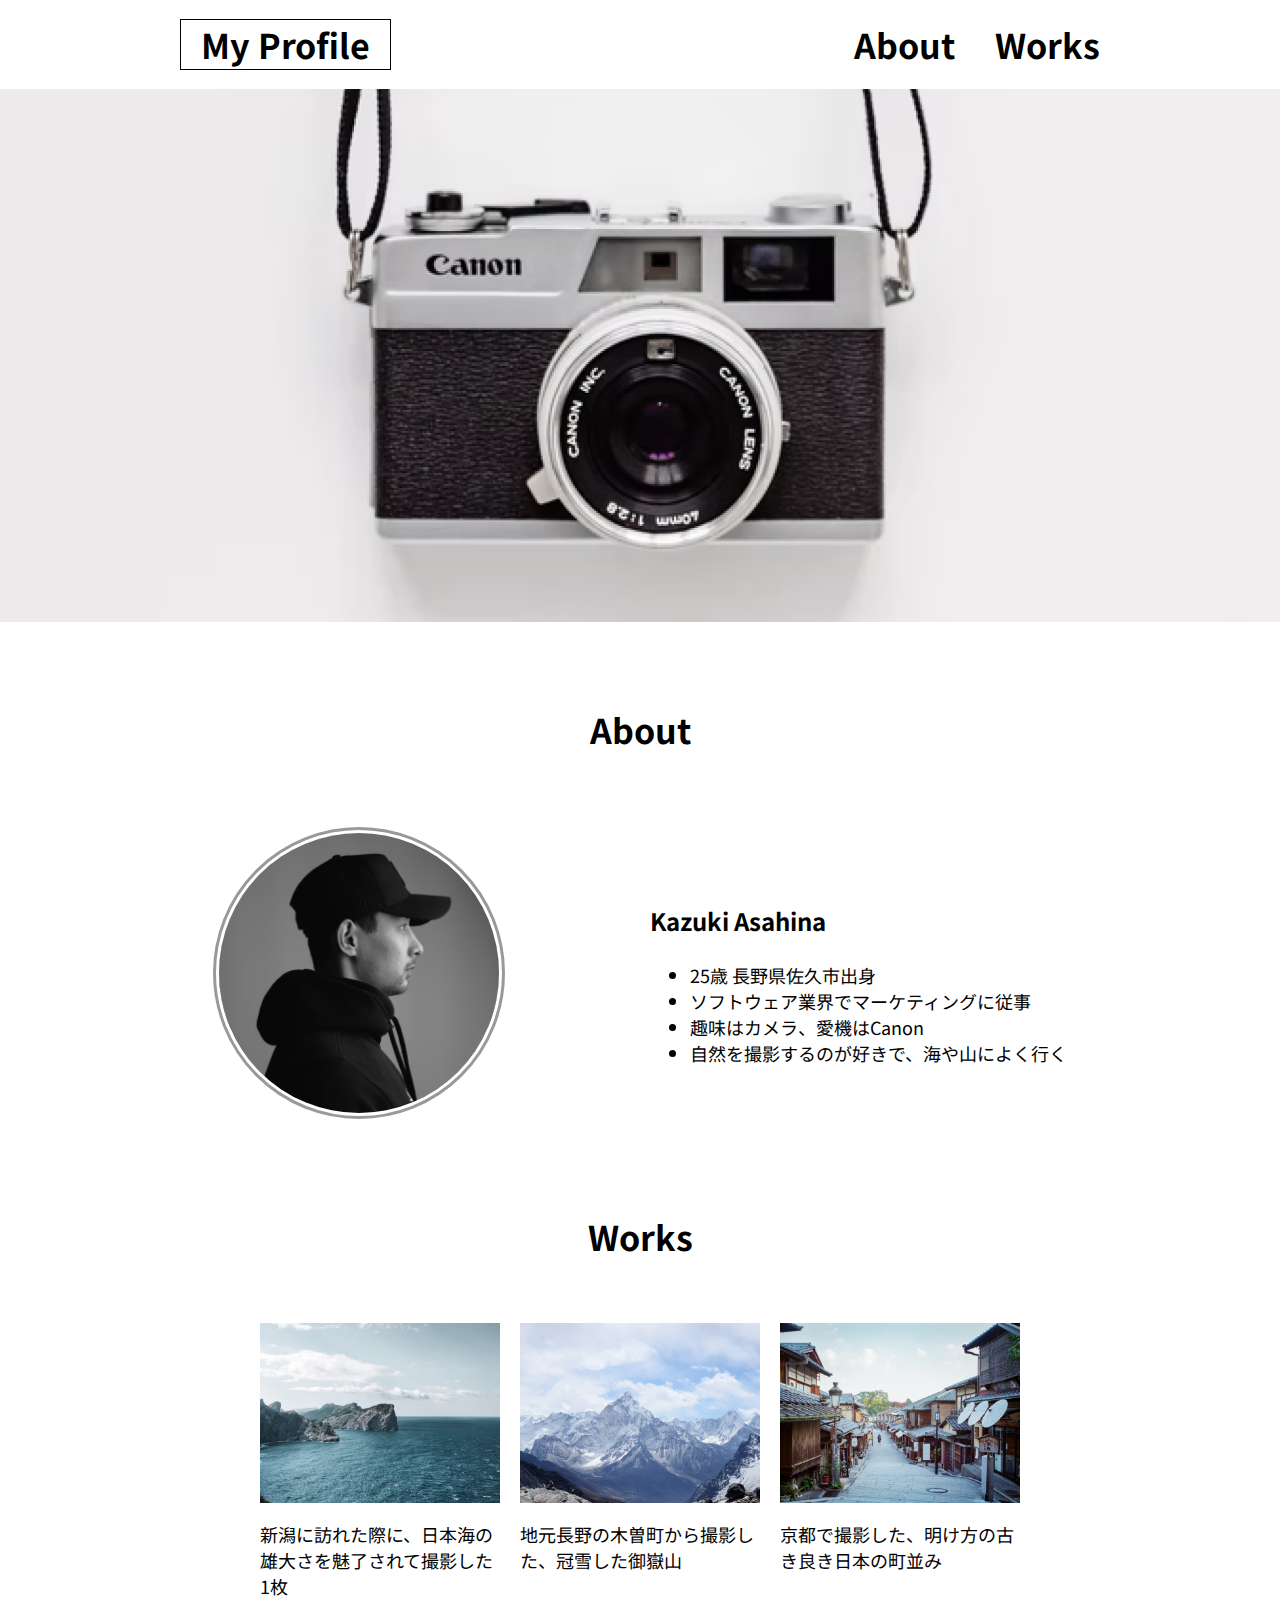
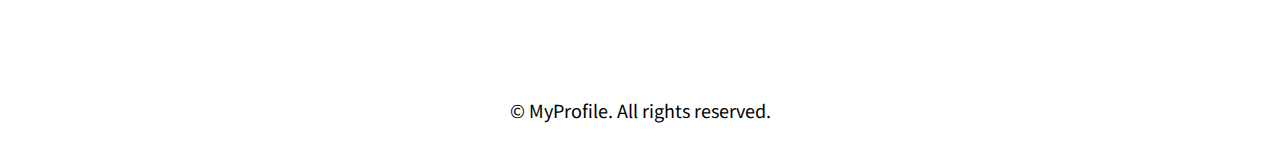
<file: index.html>
<!DOCTYPE html>
<html>

<head>
  <meta charset="UTF-8">
  <meta http-equiv="X-UA-Compatible">
  <meta name="viewport" content="width=device-width, initial-scale=1.0">
  <meta name="description" content="Kazuki Asahinaの自己紹介と趣味のカメラで撮影した写真を掲載しているサイトです。" />
  <title>MyProfile</title>
  <link rel="stylesheet" href="style.css">
  <link rel="preconnect" href="https://fonts.googleapis.com">
  <link rel="preconnect" href="https://fonts.gstatic.com" crossorigin>
  <link href="https://fonts.googleapis.com/css2?family=Noto+Sans+JP&display=swap" rel="stylesheet">

</head>

<body>
  <!-- ナビゲーションメニュー -->
  <header>
    <nav>
      <div>
        <a href="index.html" class="home">My Profile</a>
      </div>
      <div class="menu">
        <a href="#about">About</a>
        <a href="#works">Works</a>
      </div>
    </nav>
  </header>
  <main>
    <article>
      <!-- メイン画像 -->
      <div>
        <img src="images/main.png" alt="CanonのCamera" class="mainpic">
      </div>

      <!-- About -->
      <h1 id="about">About</h1>
      <section class="about">
        <img src="images/about.png" alt="Kazuki Asahina" class="circle">
        <div class="content">
          <p class="name">Kazuki Asahina</p>
          <ul>
            <li>25歳 長野県佐久市出身</li>
            <li>ソフトウェア業界でマーケティングに従事</li>
            <li>趣味はカメラ、愛機はCanon</li>
            <li>自然を撮影するのが好きで、海や山によく行く</li>
          </ul>
        </div>
      </section>

      <!-- Works -->
      <h1 id="works">Works</h1>
      <section class="works">
        <div class="item">
          <img src="images/works1.png" alt="日本海">
          <p>新潟に訪れた際に、日本海の雄大さを魅了されて撮影した1枚</p>
        </div>

        <!-- 左右に隙間を開けるために、"item_center"クラスを付与 -->
        <div class="item item_center">
          <img src="images/works2.png" alt="冠雪した御嶽山">
          <p>地元長野の木曽町から撮影した、冠雪した御嶽山</p>
        </div>

        <div class="item">
          <img src="images/works3.png" alt="京都の街並み">
          <p>京都で撮影した、明け方の古き良き日本の町並み</p>
        </div>
      </section>
    </article>
  </main>
  <!-- フッター -->
  <footer>
    <p>&copy; MyProfile. All rights reserved.</p>
  </footer>
</body>

</html>
</file>
<file: style.css>
/* bodyの余白をなくす */
body {
  padding: 0px;
  margin: 0px;
}

/* ナビゲーションメニュー */
nav {
  display: flex;
  flex-wrap: wrap;
  justify-content: space-between;
  margin: 20px auto 20px auto;
  max-width: 960px;
}

nav a {
  font-weight: bold;
  text-decoration: none;
  font-size: 34px;
  color: black;
  font-family: "Noto Sans JP", sans-serif;
}

/* ナビゲーションメニューのMyProfileの部分 */
.home {
  border: 1px solid black;
  padding: 0px 20px;
  margin-left: 20px;
}

/* メニューの余白 */
.menu > a {
  margin-left: 20px;
  margin-right: 20px;
}

/* 名前 */
.name {
  font-size: 24px;
  font-weight: bold;
}

h1 {
  padding-top: 60px;
  padding-bottom: 40px;
  text-align: center;
  font-size: 34px;
  font-family: "Noto Sans JP", sans-serif;
}

p {
  font-size: 18px;
  font-family: "Noto Sans JP", sans-serif;
}

li {
  font-size: 18px;
  font-family: "Noto Sans JP", sans-serif;
}

/* divの 不要な空白を削除 */
div {
  font-size: 0;
}

/* メイン画像 */
.mainpic {
  width: 100%;
}

img {
  margin: 0 auto;
  max-width: 100%;
}

/* About */
.about {
  padding: 10px;
  display: flex;
  flex-wrap: wrap;
  align-items: center;
  margin: 20px auto 20px auto;
  max-width: 960px;
}

/* 丸く切り取る画像 */
.circle {
  border-radius: 50%;
  width: 280px;
  height: 280px;
  object-fit: cover;
  border: 3px solid #999;
  padding: 3px;
}

/* プロフィールの説明部分 */
.content {
  margin: 0 auto;
  padding-left: 40px;
}

/* Works */
.works {
  display: flex;
  flex-wrap: wrap;
  justify-content: center;
  margin: 20px auto 20px auto;
  max-width: 960px;
}

/* Worksの画像と説明部分 */
.item {
  padding-bottom: 60px;
  width: 25%;
}

/* Worksの画像と説明部分（2個目） */
.item_center {
  padding-right: 20px;
  padding-left: 20px;
}

/* フッター */
footer p {
  text-align: center;
  padding-bottom: 20px;
  font-family: "Noto Sans JP", sans-serif;
}

/* 横幅が767pxまでの場合 */
@media (max-width: 767px) {
  .item {
      width: 100%;
      text-align: center;
      padding-bottom: 40px;
  }
}
</file>
